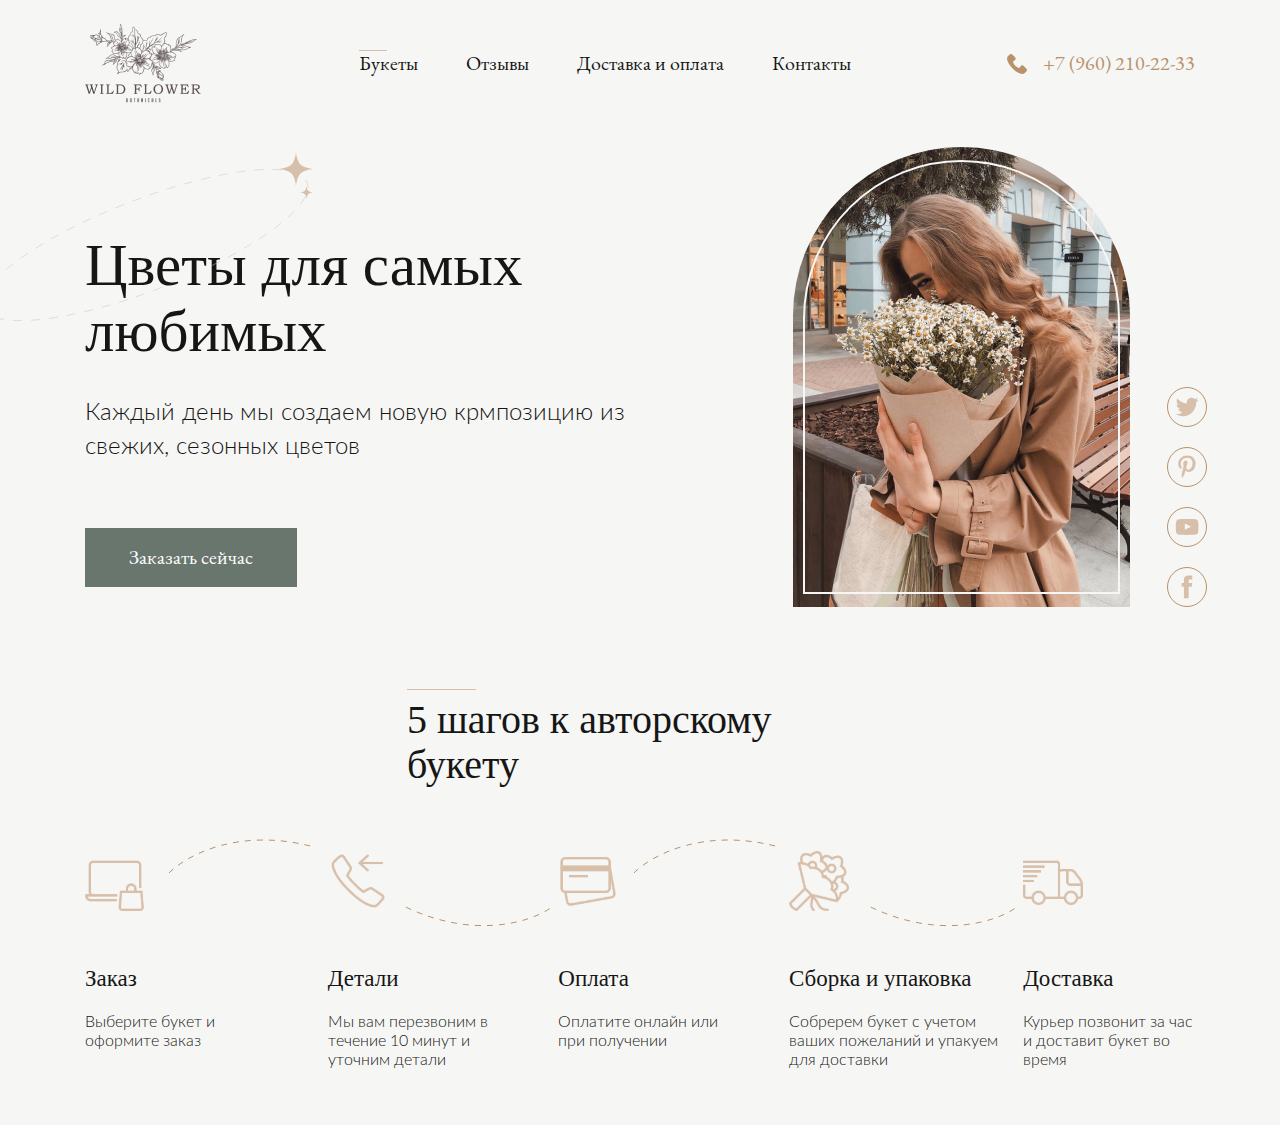
<file: index.html>
<!DOCTYPE html>
<html lang="en">
  <head>
    <meta charset="UTF-8" />
    <meta http-equiv="X-UA-C  ompatible" content="IE=edge" />
    <meta name="viewport" content="width=device-width, initial-scale=1.0" />
    <title>My-app</title>
    <!-- Reset -->
    <link rel="stylesheet" href="./css/reset.css" />
    <link rel="stylesheet" href="./css/base.css" />
    <!-- Blocks -->
    <link rel="stylesheet" href="./css/bloks/header.css" />
    <link rel="stylesheet" href="/css/bloks/btn.css" />
    <link rel="stylesheet" href="/css/bloks/home.css" />
    <link rel="stylesheet" href="/css/bloks/five-steps.css" />
    <link rel="stylesheet" href="/css/bloks/popup.css" />
    <link rel="stylesheet" href="/css/bloks/mobile-nav-btn.css" />
    <link rel="stylesheet" href="/css/bloks/mobile-nav.css" />
    <!-- Fonts -->
    <link rel="stylesheet" href="/css/fonts/Garamond/stylesheet.css" />
    <link rel="stylesheet" href="/css/fonts/Lato/stylesheet.css" />
  </head>
  <body>
    <header class="header">
      <div class="container">
        <div class="header__row">
          <button class="mobile-nav-button">
            <span class="mobile-nav-button__icon"></span>
          </button>
          <div class="header__logo">
            <img src="./img/header/Logo.png" alt="logo" />
          </div>
          <div class="header__nav nav">
            <ul class="nav__ul">
              <li><a class="nav__item nav__item--strip" href="#">Букеты</a></li>
              <li><a class="nav__item" href="#">Отзывы</a></li>
              <li><a class="nav__item" href="#">Доставка и оплата</a></li>
              <li>
                <a class="nav__item nav__item--lastItem" href="#">Контакты</a>
              </li>
            </ul>
          </div>
          <div class="header__contact contact">
            <div class="header__icon">
              <img src="/img/header/icon_call.svg" alt="call" />
            </div>
            <div class="header__phone">
              <a href="#">+7 (960) 210-22-33</a>
            </div>
          </div>
        </div>
      </div>
    </header>

    <div class="mobile-nav">
      <div class="mobile-nav__container">
        <div class="mobile-nav__close">
          <img
            class="mobile-nav__img"
            src="/img/mobile-nav/close.svg"
            alt="close-img"
          />
        </div>
        <div class="mobile-row">
          <div class="mobile-nav__logo">
            <img
              class="mobile-nav__logo-img"
              src="/img/mobile-nav/mobile-icons.svg"
              alt="mobile-nav__logo-img"
            />
          </div>
          <ul class="mobile-nav__ul">
            <li class="mobile-nav__item"><a href="#">Букеты</a></li>
            <li class="mobile-nav__item"><a href="#">Отзывы</a></li>
            <li class="mobile-nav__item"><a href="#">Доставка и оплата</a></li>
            <li class="mobile-nav__item mobile-nav__item--finaly">
              <a href="#">Контакты</a>
            </li>
          </ul>

          <div class="mobile-icons">
            <a href="#">
              <div class="mobile-icons__wrapper mobile-icons__wrapper--1">
                <img
                  class="mobile-icons__items"
                  src="img/mobile-nav/01.svg"
                  alt="01pictures"
                />
              </div>
            </a>
            <a href="#">
              <div class="mobile-icons__wrapper mobile-icons__wrapper--2">
                <img
                  class="mobile-icons__items"
                  src="img/mobile-nav/02.svg"
                  alt="02pictures"
                />
              </div>
            </a>
            <a href="#">
              <div class="mobile-icons__wrapper mobile-icons__wrapper--3">
                <img
                  class="mobile-icons__items"
                  src="/img/mobile-nav/03.svg"
                  alt="03pictures"
                />
              </div>
            </a>
            <a href="#">
              <div class="mobile-icons__wrapper mobile-icons__wrapper--4">
                <img
                  class="mobile-icons__items"
                  src="/img/mobile-nav/04.svg"
                  alt="04pictures"
                />
              </div>
            </a>
          </div>
        </div>
      </div>
    </div>

    <main>
      <section class="home">
        <div class="big--container">
          <div class="home__row">
            <div class="home-content">
              <div class="home__decor">
                <img
                  class="home__decor--img"
                  src="/img/home/Decor.svg"
                  alt="Decor"
                />
              </div>
              <h1 class="home-content__heading">Цветы для самых любимых</h1>
              <div class="home-content__text">
                <p>
                  Каждый день мы создаем новую крмпозицию из свежих, сезонных
                  цветов
                </p>
              </div>
              <div class="home-btn">
                <a href="#popup" class="btn">Заказать сейчас</a>
              </div>
            </div>
            <div class="home__picture">
              <img
                class="home__picture--girl"
                src="/img/home/HomeGirl.png"
                alt="girl"
              />
            </div>
            <div class="home-icons">
              <a href="#">
                <div class="home-icons__wrapper home-icons__wrapper--b">
                  <img
                    class="home-icons__items"
                    src="/img/home/01.svg"
                    alt="01pictures"
                  />
                </div>
              </a>
              <a href="#">
                <div class="home-icons__wrapper home-icons__wrapper--b">
                  <img
                    class="home-icons__items"
                    src="/img/home/02.svg"
                    alt="02pictures"
                  />
                </div>
              </a>
              <a href="#">
                <div class="home-icons__wrapper home-icons__wrapper--b">
                  <img
                    class="home-icons__items"
                    src="/img/home/03.svg"
                    alt="03pictures"
                  />
                </div>
              </a>
              <a href="#">
                <div class="home-icons__wrapper home-icons__wrapper--b">
                  <img
                    class="home-icons__items"
                    src="/img/home/04.svg"
                    alt="04pictures"
                  />
                </div>
              </a>
            </div>
          </div>
        </div>
      </section>
      <section class="five-steps">
        <div class="container">
          <div class="five-steps--header-container">
            <h2 class="five-steps__header">5 шагов к авторскому букету</h2>
          </div>
          <div class="five-step__position-wrapper">
            <div class="five-step-container__vector">
              <img
                class="vector__img"
                src="/img/five-steps/vector.svg"
                alt="vector"
              />
            </div>

            <div class="five-step-container">
              <div
                class="five-step-colums-container five-step-colums-container--1"
              >
                <img
                  class="five-step-container__pictures"
                  src="/img/five-steps/01.svg"
                  alt="five-steps01.img"
                />
                <h3 class="five-step-container__subtitle">Заказ</h3>
                <div class="five-step-colums-container__content">
                  <p>Выберите букет и оформите заказ</p>
                </div>
              </div>
              <div
                class="five-step-colums-container five-step-colums-container--2"
              >
                <img
                  class="five-step-container__pictures"
                  src="/img/five-steps/02.svg"
                  alt="five-steps01.img"
                />
                <h3 class="five-step-container__subtitle">Детали</h3>
                <div class="five-step-colums-container__content">
                  <p>Мы вам перезвоним в течение 10 минут и уточним детали</p>
                </div>
              </div>
              <div
                class="five-step-colums-container five-step-colums-container--3"
              >
                <img
                  class="five-step-container__pictures"
                  src="/img/five-steps/03.svg"
                  alt="five-steps01.img"
                />
                <h3 class="five-step-container__subtitle">Оплата</h3>
                <div class="five-step-colums-container__content">
                  <p>Оплатите онлайн или при получении</p>
                </div>
              </div>
              <div class="container-4-5">
                <div
                  class="five-step-colums-container five-step-colums-container--4"
                >
                  <img
                    class="five-step-container__pictures"
                    src="/img/five-steps/04.svg"
                    alt="five-steps01.img"
                  />
                  <h3 class="five-step-container__subtitle">
                    Сборка и упаковка
                  </h3>
                  <div class="five-step-colums-container__content">
                    <p>
                      Собререм букет с учетом ваших пожеланий и упакуем для
                      доставки
                    </p>
                  </div>
                </div>
                <div
                  class="five-step-colums-container five-step-colums-container--5"
                >
                  <img
                    class="five-step-container__pictures"
                    src="/img/five-steps/05.svg"
                    alt="five-steps01.img"
                  />
                  <h3 class="five-step-container__subtitle">Доставка</h3>
                  <div class="five-step-colums-container__content">
                    <p class="five-step--p">
                      Курьер позвонит за час и доставит букет во время
                    </p>
                  </div>
                </div>
              </div>
            </div>
          </div>
        </div>
      </section>
    </main>

    <div id="popup" class="popup">
      <div class="popup__body">
        <div class="popup__content">
          <div class="popup__decor">
            <img
              class="popup__decor-img"
              src="/img/popup/decor.svg"
              alt="Decor"
            />
          </div>
          <a href="#" class="popup__close"
            ><img src="/img/popup/popup.svg" alt="popup.svg"
          /></a>
          <div class="popup-container">
            <h3 class="popup__heading">Обратный звонок</h3>
            <div class="popup-input-text-1">
              <p class="popup__text">*Имя</p>
              <input class="popup__input-1" type="text" />
            </div>
            <div class="popup-input-text-2">
              <p class="popup__text">*Телефон</p>
              <input class="popup__input-2" type="text" />
            </div>
            <h4 class="popup__accept">
              *Нажимия кнопку “Оставить заявку” я даю согласие на обработку
              данных
            </h4>
            <div class="popup__btn">
              <a class="btn" href="#">Отправить заявку</a>
            </div>
          </div>
        </div>
      </div>
    </div>
  </body>
  <script src="/js/main.js"></script>
</html>
</file>
<file: css/base.css>
body {
  font-family: "EB Garamond", serif;
  font-weight: 400;
  font-size: 20px;
  line-height: 22.5px;
  color: #161616;
  background-color: #f6f6f5;
}
/* utility */
.none {
  display: none !important;
}

.visually-hidden {
  position: absolute;
  opacity: 0;
  visibility: hidden;
  width: 0px;
  height: 0px;
  display: block;
  margin-left: -10000px;
  background: transparent;
  font-size: 0;
}

/* Grid */
.container {
  max-width: 1140px;
  padding-left: 15px;
  padding-right: 15px;
  margin-left: auto;
  margin-right: auto;
}
@media (max-width: 1163px) {
  .big--container {
    width: 100%;
  }
}

@media (max-width: 1139) {
  .container {
    width: 100%;
  }
}
.big--container {
  position: relative;
  max-width: 1164px;
  padding-left: 27px;
  padding-right: 15px;
  margin-left: auto;
  margin-right: auto;
}
.no-scroll {
  overflow: hidden;
}
</file>
<file: css/bloks/header.css>
.header {
  padding-top: 24px;
}

.header__row {
  display: flex;
  align-items: center;
  justify-content: space-between;
}

.header__logo {
}
.header__nav {
  display: flex;
}
.nav {
}
.nav__ul {
  display: flex;
}

.nav__item {
  transition: opacity 0.2s ease;
  margin-right: 48px;
}
.nav__item:hover {
  opacity: 0.8;
  color: rgba(0, 0, 0, 0.5);
}
.nav__item--strip {
  position: relative;
}
.nav__item--strip::before {
  position: absolute;
  content: "";
  background-color: #d8bfa9;
  height: 1px;
  left: 0px;
  right: 31px;
  bottom: 25px;
}

.nav__item--lastItem {
  margin-right: 0px;
}

.header__contact {
  text-align: center;
  display: flex;
}
.contact {
}
.header__icon {
  margin-right: 16px;
  align-items: center;
  display: flex;
}
.header__phone {
  color: #b8926b;
}
@media (max-width: 991px) {
  .container {
    padding-left: 45px;
    padding-right: 64px;
  }
  .header__nav {
    display: none;
  }
  .header__logo {
    display: flex;
    justify-content: center;
    align-items: center;
    text-align: center;
  }
  .header__row {
    display: flex;
    align-items: center;
    justify-content: space-between;
  }
}
@media (max-width: 991px) {
  .header__logo {
    padding-left: 165px;
  }
}
@media (max-width: 680px) {
  .container {
    padding-left: 15px;
    padding-right: 15px;
  }
}

@media (max-width: 551px) {
  .header__logo {
    width: 124px;
    padding-left: 0px;
    padding-right: 20px;
  }
  .header__phone {
    display: none;
  }

  .header__logo {
    padding-left: 24px;
  }
}
</file>
<file: css/bloks/btn.css>
.btn,
a.btn {
  display: inline-block;
  display: flex;
  min-height: 59px;
  justify-content: center;
  align-items: center;
  background-color: #69766d;
  padding-left: 44px;
  padding-right: 44px;
  color: #fff;
  transition: opacity 0.2s ease;
}

.btn:hover,
a.btn:hover {
  opacity: 0.8;
  color: #f6f6f5;
}
</file>
<file: css/bloks/home.css>
.home {
  padding-top: 44px;
  padding-bottom: 90px;
}

.home__row {
  display: flex;
}
.home__decor {
  position: absolute;
  left: -91px;
  top: -7px;
}
.home-content {
  max-width: 664px;
  margin-right: 44px;
}
.home-content__heading {
  padding-top: 85px;

  font-family: "Garamond", serif;
  font-style: normal;
  font-weight: 400;
  font-size: 59px;
  line-height: 66px;
}
.home-content__heading + * {
  margin-top: 32px;
}
.home-content__text {
  font-family: "Lato", sans-serif;
  max-width: 570px;
  font-style: normal;
  font-weight: 300;
  font-size: 24px;
  line-height: 142%;
}
.home-content__text + * {
  margin-top: 64px;
}
.home-btn {
  display: flex;
}

.home__picture {
  position: relative;
  margin-right: 37px;
}
.home__picture::before {
  position: absolute;
  content: "";
  margin-right: 3%;
  margin-left: 3%;
  margin-top: 4%;
  margin-bottom: 4%;
  top: 0px;
  bottom: 0px;
  left: 0px;
  right: 0px;
  border-radius: 410px 410px 0px 0px;
  border: 2px solid #f6f6f5;
}

.home-icons {
  display: flex;
  flex-direction: column;
  text-align: center;
  width: 40px;
  margin-top: 240px;
  justify-content: space-between;
}

.home-icons__wrapper {
  display: flex;
  height: 40px;
  align-items: center;
  align-content: center;
  justify-content: center;
  transition: opacity 0.2s ease;
}

.home-icons__wrapper:hover {
  opacity: 0.8;
  color: rgba(0, 0, 0, 0.5);
}

.home-icons__wrapper--b {
  position: relative;
}
.home-icons__wrapper--b::before {
  position: absolute;
  content: "";
  left: 0;
  width: 40px;
  height: 40px;
  -webkit-border-radius: 20px;
  -moz-border-radius: 20px;
  border: 1px solid #b8926b;
  border-radius: 50%;
}

.home__picture--girl {
  border-radius: 410px 410px 0px 0px;
}

@media (max-width: 1169px) {
  .home__picture {
    display: none;
  }
  .home-icons {
    display: none;
  }
  .home-content {
    max-width: 664px;
    margin-right: 44px px;
    display: flex;
    flex-direction: column;
    justify-content: center;
    align-items: center;
    text-align: center;
  }
  .home__row {
    display: flex;
    justify-content: center;
  }
  .home__decor {
    position: absolute;
    left: 56px;
    top: 1px;
  }
}

@media (max-width: 951px) {
  .home-content__heading {
    font-family: "Garamond";
    font-style: normal;
    font-weight: 400;
    font-size: 42px;
    line-height: 47px;
    padding-top: 0px;
  }
  .home-content__text {
    font-family: "Lato";
    font-style: normal;
    font-weight: 300;
    font-size: 16px;
    line-height: 24px;
  }
  .home-content {
    max-width: 473px;
    margin-right: 0px;
    padding-top: 0px;
  }
  .home {
    padding-top: 115px;
    padding-bottom: 109px;
  }
  .home-content {
    position: relative;
  }
  .home__decor {
    position: absolute;
    left: -86px;
    top: -83px;
  }
  .home__decor--img {
    width: 70%;
  }
  .home-content__heading {
    margin-bottom: 16px;
  }
  .home-content__heading + * {
    margin-top: 0px;
  }
  .home-content__text + * {
    margin-top: 0px;
  }
  .home-content__text {
    margin-bottom: 32px;
  }
}
@media (max-width: 524px) {
  .home-content__heading {
    font-family: "Garamond";
    font-style: normal;
    font-weight: 400;
    font-size: 25px;
    line-height: 28px;
    text-align: center;
  }
  .home__decor {
    display: none;
  }
  .home {
    padding-top: 64px;
    padding-bottom: 81px;
  }
}
</file>
<file: css/bloks/five-steps.css>
.five-steps {
  margin-bottom: 24px;
}

.five-step__position-wrapper {
  position: relative;
}

.vector__img {
  position: absolute;
  max-width: 847px;
  left: 83px;
  top: -12px;
}
.five-steps--header-container {
  display: flex;
  justify-content: center;
}

.five-steps__header {
  position: relative;
  max-width: 466px;

  font-family: "Garamond";
  font-style: normal;
  font-weight: 400;
  font-size: 40px;
  line-height: 45px;
}

.five-steps__header::before {
  position: absolute;
  content: "";
  background-color: #d8bfa9;
  height: 1px;
  top: -8px;
  left: 0px;
  right: 397px;
}
.five-step-container {
  min-height: 250px;
  margin-top: 64px;
  display: grid;
  grid-template-columns: 1.07fr 1fr 1fr 1fr 1fr;
  column-gap: 55px;
}

.five-step-container__pictures {
  margin-bottom: 58px;
}
.five-step-container__subtitle {
  margin-bottom: 24px;
  font-family: "Garamond";
  font-style: normal;
  font-weight: 400;
  font-size: 23px;
  line-height: 20px;
}
.five-step-colums-container__content {
  font-family: "Lato";
  font-style: normal;
  font-weight: 300;
  font-size: 16px;
  line-height: 19px;
  color: #161616;
}
.container-4-5 {
  display: flex;

  grid-column-start: 4;
  grid-column-end: 6;
}
@media (max-width: 1169px) {
  .five-step-container {
    display: grid;
    grid-template-columns: 1.07fr 1fr 1fr;

    column-gap: 24px;
    row-gap: 32px;
    text-align: center;
  }
  .container-4-5 {
    display: flex;
    grid-row-start: 2;
    grid-column-start: 1;
    grid-column-end: 4;
    margin-left: 72px;
    margin-right: 72px;
    justify-content: center;
  }
  .five-step-colums-container--4 {
    margin-right: 24px;
  }

  .vector__img {
    display: none;
  }
  .five-step__position-wrapper {
    margin-left: 105px;
    margin-right: 86px;
  }
}
@media (max-width: 952px) {
  .five-step-container__pictures {
    margin-bottom: 32px;
    width: 50px;
  }
  .five-steps__header {
    position: relative;
    font-family: "Garamond";
    font-style: normal;
    font-weight: 400;
    font-size: 32px;
    line-height: 36px;
  }
  .five-step-container__subtitle {
    font-family: "Garamond";
    font-style: normal;
    font-weight: 400;
    font-size: 18px;
    line-height: 20px;
  }
  .five-steps__header::before {
    left: 0px;
    right: 314px;
  }
  .five-steps {
    margin-bottom: 69px;
  }
  .five-step-container {
    margin-top: 67px;
  }

  .five-step-container {
    display: grid;
    grid-template-columns: 1fr 1fr 1fr;
  }
  .five-step-colums-container__content {
    font-family: "Lato";
    font-style: normal;
    font-weight: 300;
    font-size: 14px;
    line-height: 19px;
  }
  .five-step-container__subtitle {
    margin-bottom: 10px;
  }
}
@media (max-width: 768px) {
  .container-4-5 {
    max-width: 305px;
  }
}

@media (max-width: 700px) {
  .five-step__position-wrapper {
    margin-left: 55px;
    margin-right: 36px;
  }
  .five-step--p {
    width: none;
  }
}
@media (max-width: 600px) {
  .five-step__position-wrapper {
    margin-left: 25px;
    margin-right: 6px;
  }
}

@media (max-width: 524px) {
  .five-steps__header {
    font-family: "Garamond";
    font-style: normal;
    font-weight: 400;
    font-size: 30px;
    line-height: 22px;
  }
  .five-steps__header::before {
    left: 0px;
    right: 185px;
  }
  .five-step-container {
    display: grid;
    position: static;
    grid-template-columns: 125px;
    justify-content: center;
    grid-template-rows: 125px 125px 125px 125px 125px;
    column-gap: 0px;
    /* column-gap: 24px;
    row-gap: 32px;
    text-align: center; */
  }
  .container-4-5 {
    display: grid;
    grid-column-start: 1;
    grid-column-end: 2;
    grid-row-start: 4;
    grid-row-end: 6;
  }
  .five-step-colums-container--1 {
    grid-column-start: 1;
    grid-column-end: 2;
    grid-row-start: 1;
    grid-row-end: 2;
  }
  .five-step-colums-container--2 {
    grid-column-start: 1;
    grid-column-end: 2;
    grid-row-start: 2;
    grid-row-end: 3;
  }
  .five-step-colums-container--3 {
    grid-column-start: 1;
    grid-column-end: 2;
    grid-row-start: 3;
    grid-row-end: 4;
  }
}

@media (max-width: 524px) {
  .five-step-container {
    min-height: 250px;
    margin-top: 32px;
    row-gap: 24px;
  }
  .five-step-container__pictures {
    margin-bottom: 10px;
    width: 40px;
  }
  .five-step-container__subtitle {
    margin-bottom: 8px;
    font-family: "Garamond";
    font-style: normal;
    font-weight: 400;
    font-size: 16px;
    line-height: 20px;
  }
  .five-steps__header {
    font-family: "Garamond";
    font-style: normal;
    font-weight: 400;
    font-size: 20px;
    line-height: 22px;
  }
  .five-step-colums-container__content {
    font-family: "Lato";
    font-style: normal;
    font-weight: 300;
    font-size: 12px;
    line-height: 16px;
  }
  .five-step-colums-container--4 {
    margin-right: 0px;
    margin-left: 0px;
    margin-bottom: 24px;
  }
  .container-4-5 {
    margin-right: 0px;
    margin-left: 0px;
  }
  .five-steps {
    margin-bottom: 17px;
  }
}
</file>
<file: css/bloks/popup.css>
.popup {
  position: fixed;
  width: 100%;
  height: 100%;

  background: rgba(54, 54, 54, 0.3);
  top: 0;
  left: 0;

  opacity: 0;
  visibility: hidden;
  transition: all 0.3s ease 0s;
}
.popup:target {
  opacity: 1;
  visibility: visible;
}

.popup__body {
  min-height: 100%;

  display: flex;
  align-items: center;
  justify-content: center;
  padding: 30px 10px;
}
.popup__content {
  position: relative;
  background: #f6f6f5;
  color: #000;
  width: 746px;
  padding: 64px 112px;
}
.popup__decor {
  position: absolute;
  left: 170px;
  top: 29px;
  width: 170px;
  z-index: 1;
}
.popup__close {
  right: 26px;
  top: 26px;
  position: absolute;

  color: #fff;
  transition: opacity 0.2s ease;
}

.popup__close:hover {
  opacity: 0.8;
  color: #f6f6f5;
}

.popup-container {
  max-width: 746px;
}
.popup__heading {
  text-align: center;
  margin-bottom: 48px;
  font-family: "Garamond";
  font-style: normal;
  font-weight: 400;
  font-size: 42px;
  line-height: 47px;
}
.popup-input-text-1 {
  margin-bottom: 32px;
}
.popup-input-text-2 {
  margin-bottom: 10px;
}

.popup__text {
  margin-bottom: 11px;
  font-family: "Lato";
  font-style: normal;
  font-weight: 300;
  font-size: 18px;
  line-height: 22px;
}
.popup__input-1 {
  box-sizing: border-box;
  width: 100%;
  height: 40px;
  background: #fefefe;
  border: 0.5px solid #d8bfa9;
}
.popup__input-2 {
  box-sizing: border-box;
  width: 100%;
  height: 40px;
  background: #fefefe;
  border: 0.5px solid #e4e4e4;
  box-shadow: 0px 4px 4px rgba(0, 0, 0, 0.25);
}
.popup__accept {
  margin-bottom: 32px;
  font-family: "Garamond";
  font-style: normal;
  font-weight: 400;
  font-size: 14px;
  line-height: 16px;
  color: #69766d;
}
.popup__btn {
  display: flex;
  text-align: center;
  justify-content: center;
}

@media (max-width: 952px) {
  .popup__content {
    width: 606px;
    padding: 64px 36px 64px 49px;
  }
  .popup__heading {
    margin-bottom: 59px;
    font-family: "Garamond";
    font-style: normal;
    font-weight: 400;
    font-size: 32px;
    line-height: 36px;
  }
  .popup__text {
    margin-bottom: 11px;
    font-family: "Lato";
    font-style: normal;
    font-weight: 300;
    font-size: 18px;
    line-height: 22px;
  }

  .popup__accept {
    margin-bottom: 42px;
  }
  .popup__decor {
    left: 140px;
  }
}

@media (max-width: 524px) {
  .popup__body {
    padding: 0px;
  }
  .popup__content {
    width: 320px;
    padding: 56px 15px 132px 15px;
  }
  .popup__heading {
    margin-bottom: 48px;
    font-family: "Garamond";
    font-style: normal;
    font-weight: 400;
    font-size: 25px;
    line-height: 28px;
  }
  .popup__text {
    margin-bottom: 12px;
    font-family: "Lato";
    font-style: normal;
    font-weight: 300;
    font-size: 14px;
    line-height: 17px;
  }
  .popup-input-text-1 {
    margin-bottom: 24px;
  }
  .popup-input-text-2 {
    margin-bottom: 7px;
  }
  .popup__accept {
    margin-bottom: 64px;
    font-family: "Garamond";
    font-style: normal;
    font-weight: 400;
    font-size: 10px;
    line-height: 11px;
  }
  .popup__input-1 {
    height: 35px;
  }
  .popup__input-2 {
    height: 35px;
  }
  .popup__accept {
    margin-bottom: 64px;
  }
  .popup__decor {
    left: 31px;
    top: 23px;
  }
  .popup__decor-img {
    width: 130px;
  }
  .popup__close {
    right: 16px;
    top: 15px;
  }
  .popup__body {
    background-color: #f6f6f5;
    align-items: start;
  }
}
</file>
<file: css/bloks/mobile-nav-btn.css>
.mobile-nav-button {
  cursor: pointer;
  padding: 0;
  border: none;
  background: transparent;
  /* Nav icon styles */
  position: relative;

  width: 40px;
  height: 16px;
  display: flex;
  justify-content: center;
  align-items: center;
  opacity: 0.5;

  display: none;
}
@media (max-width: 991px) {
  .mobile-nav-button {
    display: flex;
  }
}

.mobile-nav-button__icon {
  display: block;
  position: relative;
  width: 30px;
  height: 2px;
  background-color: #b8926b;
  border-radius: 25%;
}

.mobile-nav-button__icon::after,
.mobile-nav-button__icon::before {
  position: absolute;
  content: "";
  width: 30px;
  height: 2px;
  background-color: #b8926b;
  border-radius: 25%;
  /* Трансформация при закрывании */
  transition: transform 0.15s ease-in, top 0.15s ease-in 0.15s;
}
.mobile-nav-button__icon::before {
  left: 0;
  top: -10px;
}
.mobile-nav-button__icon::after {
  left: 0;
  top: 10px;
}

@media (max-width: 524px) {
  .mobile-nav-button__icon {
    width: 21px;
  }

  .mobile-nav-button__icon::after,
  .mobile-nav-button__icon::before {
    width: 21px;
  }
}
</file>
<file: css/bloks/mobile-nav.css>
.mobile-nav {
  position: fixed;
  display: none;
  width: 100%;
  height: 100%;
  z-index: 99;
  background: rgba(54, 54, 54, 0.3);
  top: 0;
  left: 0;
}

.mobile-nav.active {
  display: block;
}

.mobile-nav__container {
  background-color: #d8bfa9;
  color: #f6f6f5;
  display: flex;
  text-align: center;
  justify-content: center;
}
.mobile-nav__close {
  position: absolute;
  right: 45px;
  top: 24px;
  cursor: pointer;
  background-color: #d8bfa9;
  transition: opacity 0.2s ease;
}

.mobile-nav__close:hover {
  box-shadow: inset 0 0 100px 100px rgba(255, 255, 255, 0.1);
}

.mobile-nav__logo {
  margin-top: 24px;
  margin-bottom: 32px;
}

.mobile-nav__ul {
  margin-bottom: 48px;
}
.mobile-nav__item {
  margin-bottom: 16px;
  font-family: "Garamond";
  font-style: normal;
  font-weight: 400;
  font-size: 16px;
  line-height: 18px;
  transition: opacity 0.2s ease;
}
.mobile-nav__item:hover {
  opacity: 0.8;
  color: rgba(0, 0, 0, 0.5);
}

.mobile-nav__item--finaly {
  margin-bottom: 0px;
}

.mobile-icons {
  display: flex;
  text-align: center;
  width: 180px;
  justify-content: space-between;
  margin-bottom: 16px;
  transition: opacity 0.2s ease;
}

.mobile-icons:hover {
  opacity: 0.8;
  color: rgba(0, 0, 0, 0.5);
}

.mobile-icons__wrapper {
  display: flex;
  width: 30px;
  height: 30px;
  align-items: center;
  position: relative;
  width: 74%;
  transition: opacity 0.2s ease;
}

.mobile-icons__wrapper:hover {
  box-shadow: inset 0 0 100px 100px rgba(255, 255, 255, 0.1);
}

.mobile-icons__wrapper--2 {
  padding-left: 2px;
}
.mobile-icons__wrapper--4 {
  padding-left: 5px;
}
.mobile-icons__wrapper::before {
  position: absolute;
  content: "";
  left: -6px;

  width: 30px;
  height: 30px;
  -webkit-border-radius: 20px;
  -moz-border-radius: 20px;
  border: 1px solid #f6f6f5;
  border-radius: 50%;
}

.mobile-icons__items {
  margin: 0 auto;
}

@media (max-width: 524px) {
  .mobile-nav__close {
    right: 19px;
    top: 16px;
  }

  .mobile-nav__logo {
    justify-content: center;
  }
  .mobile-nav__logo-img {
    max-width: 80px;
  }

  .mobile-nav__item {
    font-family: "Garamond";
    font-style: normal;
    font-weight: 400;
    font-size: 14px;
    line-height: 16px;
    margin-bottom: 16px;
  }
}
</file>
<file: css/fonts/Garamond/stylesheet.css>
/* This stylesheet generated by Transfonter (https://transfonter.org) on February 25, 2018 3:40 PM */
@font-face {
  font-family: "EB Garamond";
  src: url("EBGaramond-Regular.eot");
  src: local("EB Garamond Regular"), local("EBGaramond-Regular"),
    url("EBGaramond-Regular.eot?#iefix") format("embedded-opentype"),
    url("EBGaramond-Regular.woff") format("woff"),
    url("EBGaramond-Regular.ttf") format("truetype");
  font-weight: normal;
  font-style: normal;
}
</file>
<file: css/fonts/Lato/stylesheet.css>
/* This stylesheet generated by Transfonter (https://transfonter.org) on February 13, 2018 8:55 AM */
@font-face {
  font-family: "Lato";
  src: url("Lato-Light.eot");
  src: local("Lato Light"), local("Lato-Light"),
    url("Lato-Light.eot?#iefix") format("embedded-opentype"),
    url("Lato-Light.woff") format("woff"),
    url("Lato-Light.ttf") format("truetype");
  font-weight: 300;
  font-style: normal;
}
</file>
